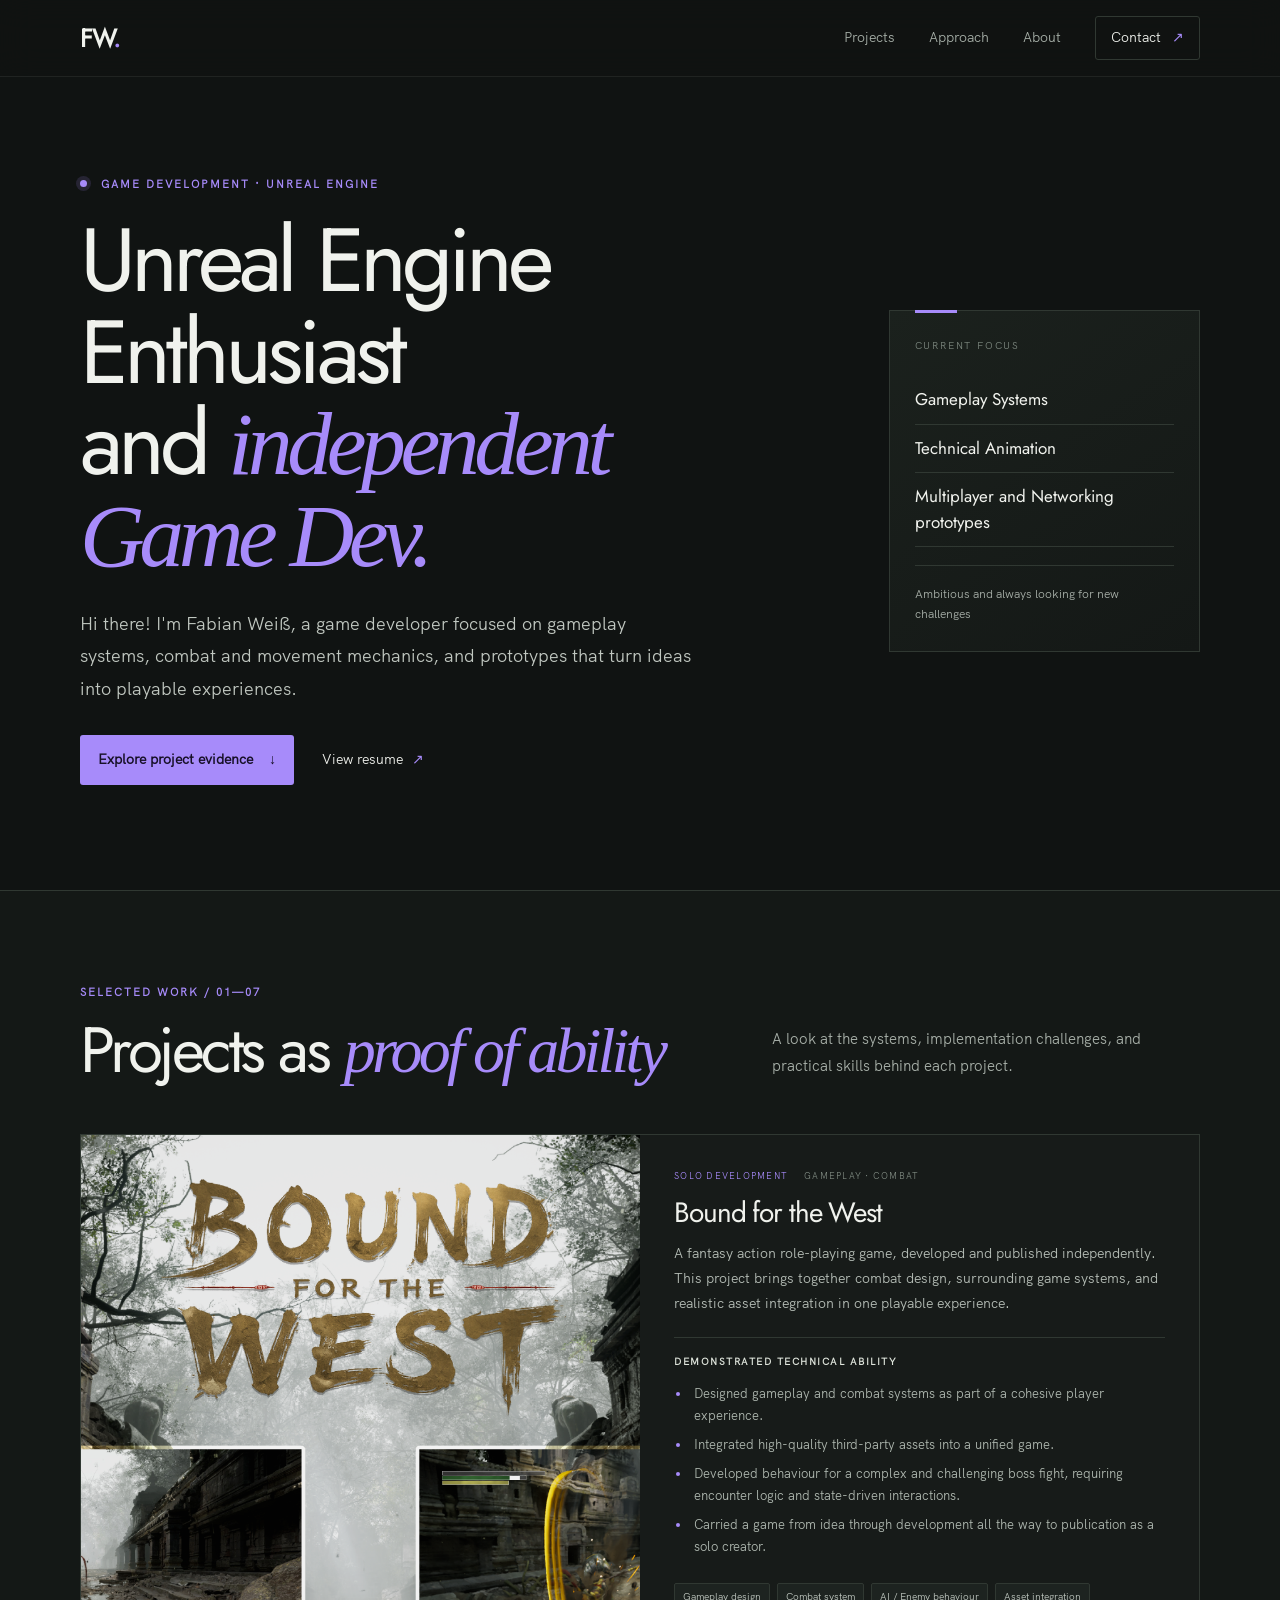
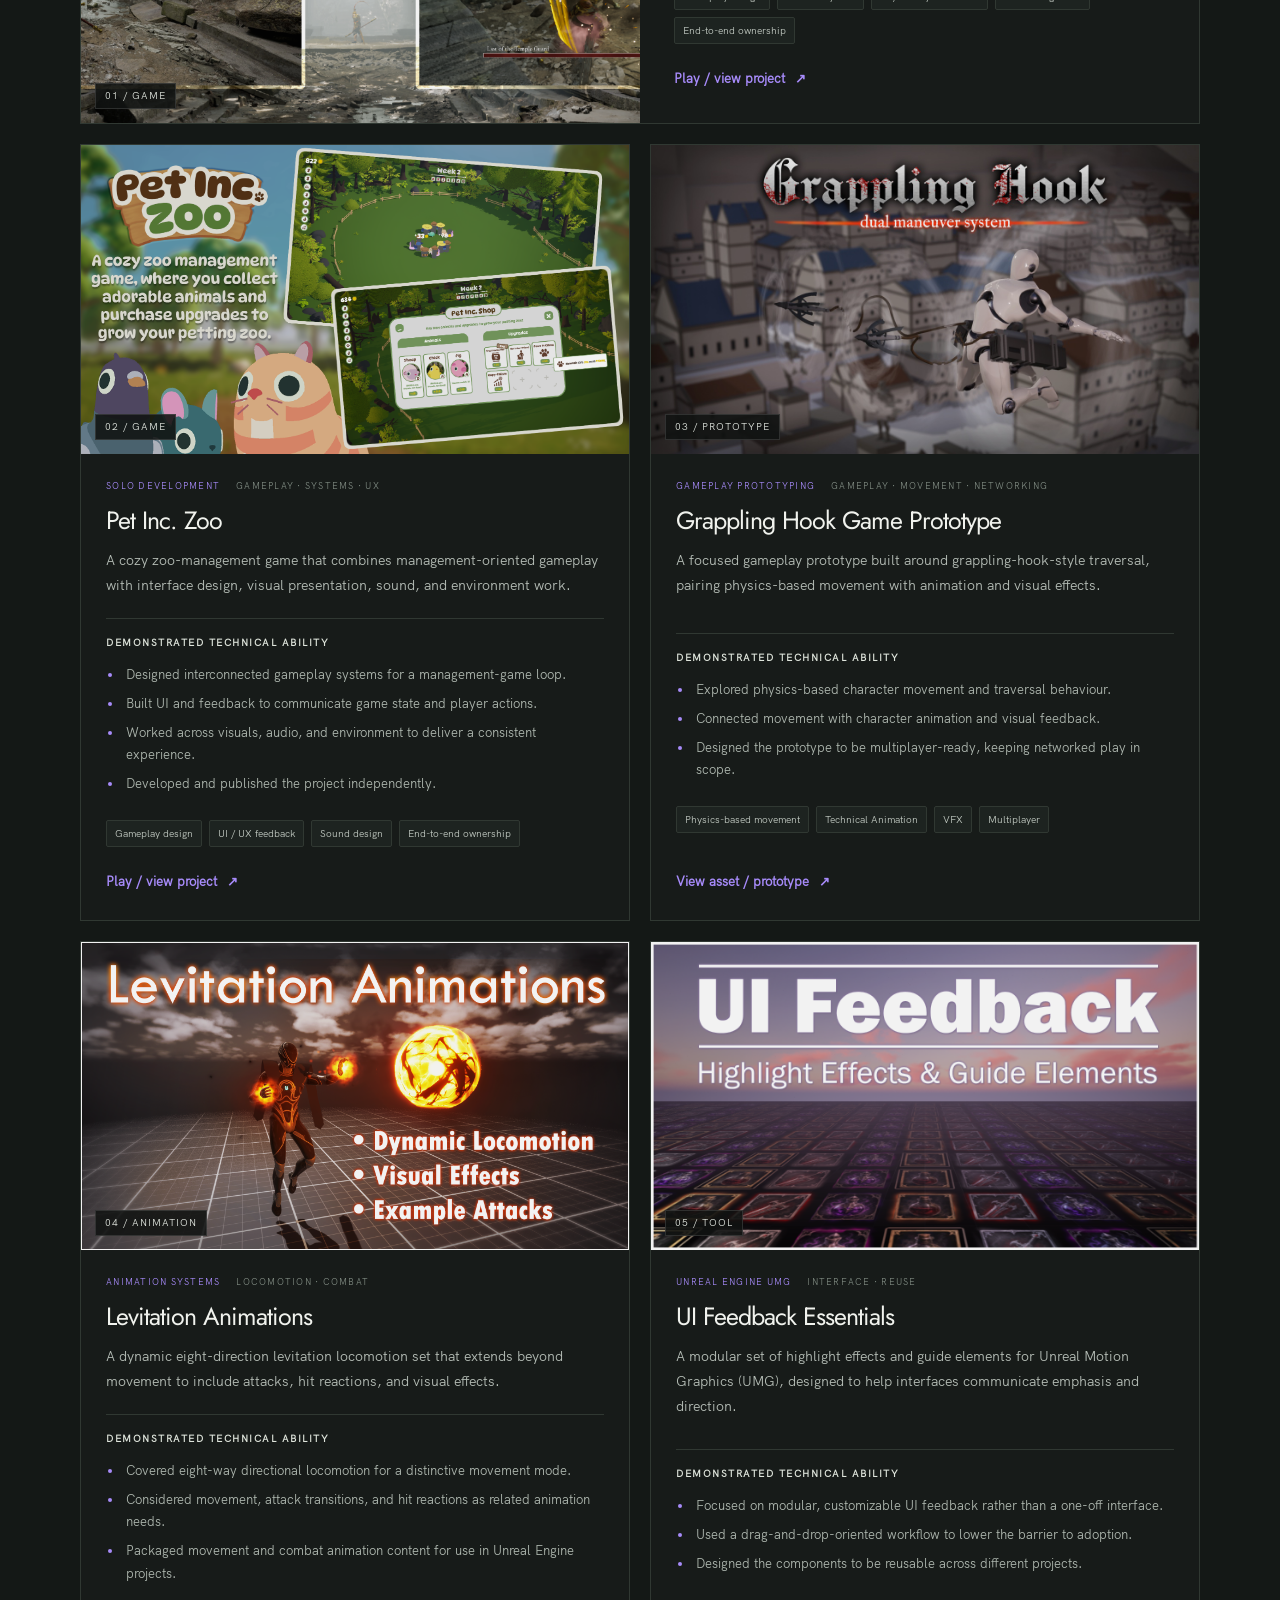
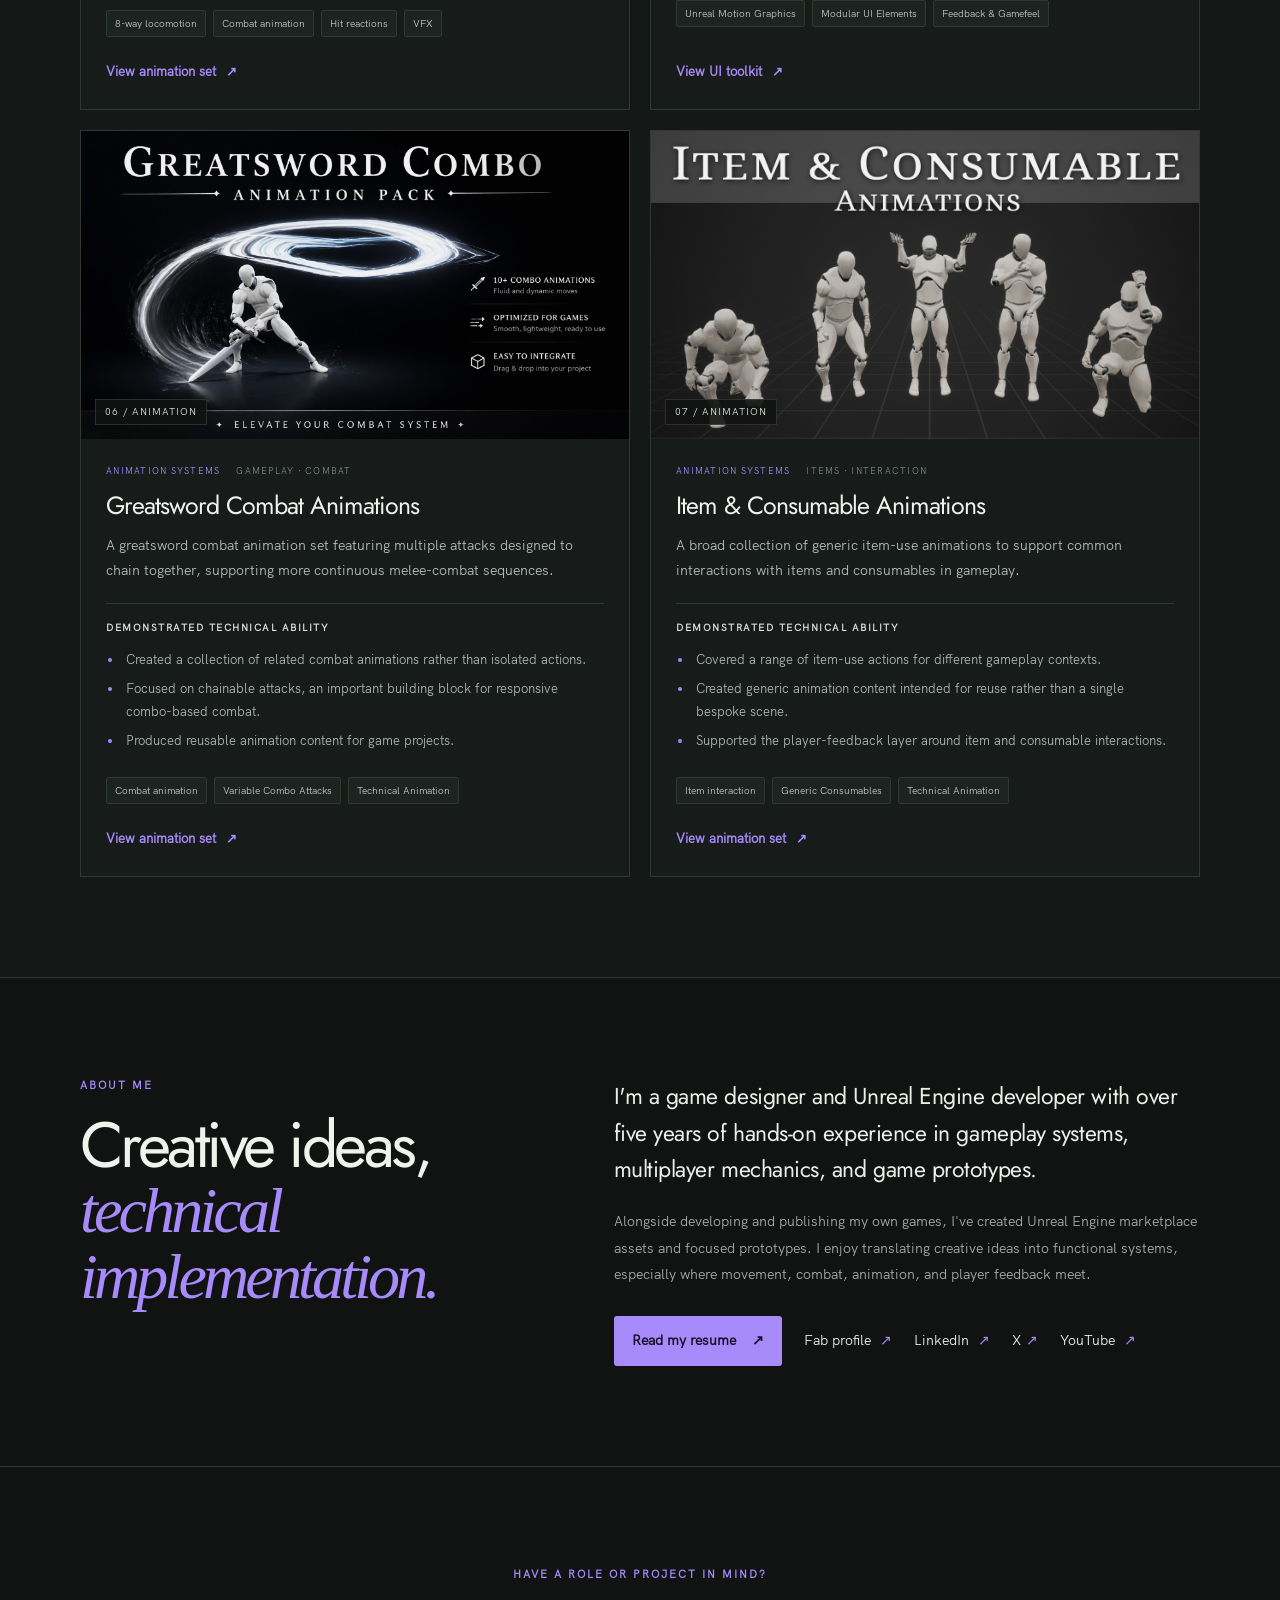
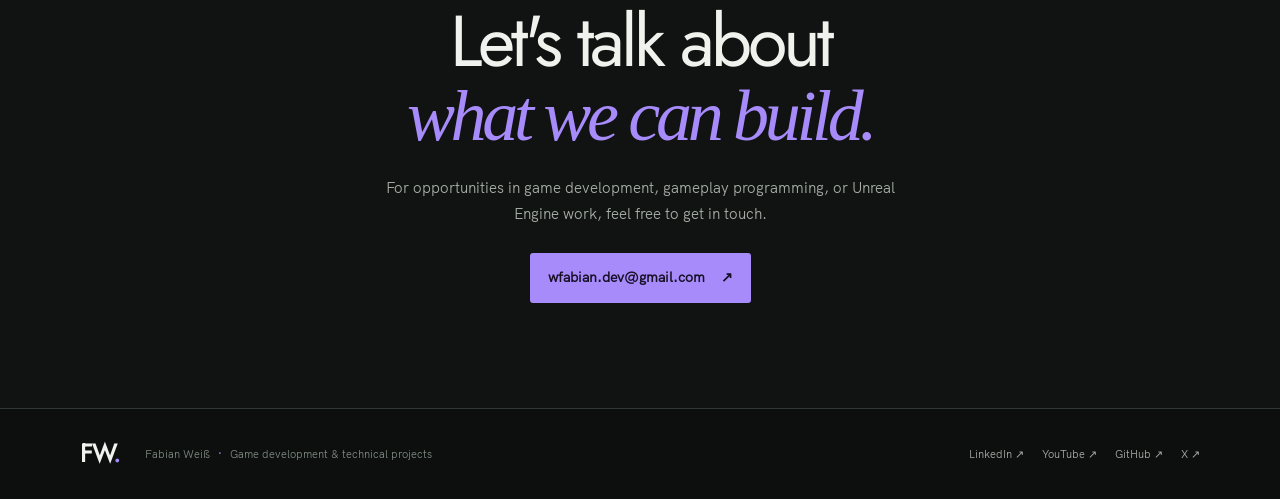
<file: index.html>
<!DOCTYPE html>
<html lang="en">
<head>
  <meta charset="UTF-8">
  <meta name="viewport" content="width=device-width, initial-scale=1">
  <meta name="theme-color" content="#101312">
  <meta name="description" content="Developer Portfolio Fabian Weiß">
  <meta name="keywords" content="Fabian Weiß, Unreal Engine, game development, gameplay programming, combat systems, multiplayer, game prototyping, UMG">
  <title>Fabian Weiß — Game Development & Technical Projects</title>
  <link rel="icon" type="image/png" href="./images/berrylogo.png">
  <link rel="stylesheet" href="./index.css">
</head>
<body>
  <a class="skip-link" href="#main">Skip to content</a>
  <header class="site-header" id="top">
    <div class="shell nav-wrap">
      <a class="wordmark" href="#top" aria-label="Fabian Weiß home">FW<span>.</span></a>
      <nav aria-label="Main navigation">
        <a href="#work">Projects</a>
        <a href="#approach">Approach</a>
        <a href="#approach">About</a>
        <a class="nav-contact" href="#contact">Contact <span aria-hidden="true">↗</span></a>
      </nav>
    </div>
  </header>

  <main id="main">
    <section class="intro shell">
      <div class="intro-copy">
        <p class="eyebrow"><span class="status-dot"></span> GAME DEVELOPMENT · UNREAL ENGINE</p>
        <h1>Unreal Engine Enthusiast<br> and <em>independent Game Dev.</em></h1>
        <p class="intro-lede">Hi there! I'm Fabian Weiß, a game developer focused on gameplay systems, combat and movement mechanics, and prototypes that turn ideas into playable experiences.</p>
        <div class="intro-actions">
          <a class="button button-primary" href="#work">Explore project evidence <span aria-hidden="true">↓</span></a>
          <a class="text-link" href="FabianW_CV.pdf" target="_blank" rel="noopener">View resume <span aria-hidden="true">↗</span></a>
        </div>
      </div>
      <aside class="intro-note" aria-label="Technical focus">
        <p class="note-label">CURRENT FOCUS</p>
        <p class="focus-line">Gameplay Systems</p>
        <p class="focus-line">Technical Animation</p>
        <p class="focus-line">Multiplayer and Networking prototypes</p>
        <div class="note-rule"></div>
        <p class="note-foot">Ambitious and always looking for new challenges</p>
      </aside>
    </section>

    <section class="projects-section" id="work">
      <div class="shell">
        <div class="section-heading">
          <div>
            <p class="eyebrow">SELECTED WORK / 01—07</p>
            <h2>Projects as <em>proof of ability</em></h2>
          </div>
          <p class="section-intro">A look at the systems, implementation challenges, and practical skills behind each project.</p>
        </div>

        <div class="project-list">
          <article class="project-card project-featured">
            <div class="project-visual"><a href="https://50berry.itch.io/bound-for-the-west" target="_blank" rel="noopener" aria-label="Open Bound for the West project"><img src="./images/boundwest.png" alt="Bound for the West fantasy action RPG" loading="lazy"></a><span class="project-index">01 / GAME</span></div>
            <div class="project-body">
              <div class="project-meta"><span>SOLO DEVELOPMENT</span><span>GAMEPLAY · COMBAT</span></div>
              <h3>Bound for the West</h3>
              <p class="project-summary">A fantasy action role-playing game, developed and published independently. This project brings together combat design, surrounding game systems, and realistic asset integration in one playable experience.</p>
              <div class="evidence-block"><h4>Demonstrated Technical Ability</h4><ul><li>Designed gameplay and combat systems as part of a cohesive player experience.</li><li>Integrated high-quality third-party assets into a unified game.</li><li>Developed behaviour for a complex and challenging boss fight, requiring encounter logic and state-driven interactions.</li><li>Carried a game from idea through development all the way to publication as a solo creator.</li></ul></div>
              <div class="tag-row"><span>Gameplay design</span><span>Combat system</span><span>AI / Enemy behaviour</span><span>Asset integration</span><span>End-to-end ownership</span></div>
              <a class="project-link" href="https://50berry.itch.io/bound-for-the-west" target="_blank" rel="noopener">Play / view project <span aria-hidden="true">↗</span></a>
            </div>
          </article>

          <article class="project-card">
            <div class="project-visual"><a href="https://50berry.itch.io/pet-inc-zoo" target="_blank" rel="noopener" aria-label="Open Pet Inc. Zoo project"><img src="./images/petinczoo.png" alt="Pet Inc. Zoo management game" loading="lazy"></a><span class="project-index">02 / GAME</span></div>
            <div class="project-body">
              <div class="project-meta"><span>SOLO DEVELOPMENT</span><span>GAMEPLAY · SYSTEMS · UX</span></div>
              <h3>Pet Inc. Zoo</h3>
              <p class="project-summary">A cozy zoo-management game that combines management-oriented gameplay with interface design, visual presentation, sound, and environment work.</p>
              <div class="evidence-block"><h4>Demonstrated Technical Ability</h4><ul><li>Designed interconnected gameplay systems for a management-game loop.</li><li>Built UI and feedback to communicate game state and player actions.</li><li>Worked across visuals, audio, and environment to deliver a consistent experience.</li><li>Developed and published the project independently.</li></ul></div>
              <div class="tag-row"><span>Gameplay design</span><span>UI / UX feedback</span><span>Sound design</span><span>End-to-end ownership</span></div>
              <a class="project-link" href="https://50berry.itch.io/pet-inc-zoo" target="_blank" rel="noopener">Play / view project <span aria-hidden="true">↗</span></a>
            </div>
          </article>

          <article class="project-card">
            <div class="project-visual"><a href="https://www.fab.com/listings/b761ed67-a470-4f41-b9b3-c312b92f56b0" target="_blank" rel="noopener" aria-label="Open Grappling Hook Game Prototype"><img src="./images/grapplinghook_image.jpg" alt="Grappling hook movement prototype" loading="lazy"></a><span class="project-index">03 / PROTOTYPE</span></div>
            <div class="project-body">
              <div class="project-meta"><span>GAMEPLAY PROTOTYPING</span><span>GAMEPLAY · MOVEMENT · NETWORKING</span></div>
              <h3>Grappling Hook Game Prototype</h3>
              <p class="project-summary">A focused gameplay prototype built around grappling-hook-style traversal, pairing physics-based movement with animation and visual effects.</p>
              <div class="evidence-block"><h4>Demonstrated Technical Ability</h4><ul><li>Explored physics-based character movement and traversal behaviour.</li><li>Connected movement with character animation and visual feedback.</li><li>Designed the prototype to be multiplayer-ready, keeping networked play in scope.</li></ul></div>
              <div class="tag-row"><span>Physics-based movement</span><span>Technical Animation</span><span>VFX</span><span>Multiplayer</span></div>
              <a class="project-link" href="https://www.fab.com/listings/b761ed67-a470-4f41-b9b3-c312b92f56b0" target="_blank" rel="noopener">View asset / prototype <span aria-hidden="true">↗</span></a>
            </div>
          </article>

          <article class="project-card">
            <div class="project-visual"><a href="https://www.fab.com/listings/a72a9dc9-c2ab-41e7-82e2-eb482dbea83d" target="_blank" rel="noopener" aria-label="Open Levitation Animations"><img src="./images/levanims.png" alt="Eight-direction levitation locomotion animations" loading="lazy"></a><span class="project-index">04 / ANIMATION</span></div>
            <div class="project-body">
              <div class="project-meta"><span>ANIMATION SYSTEMS</span><span>LOCOMOTION · COMBAT</span></div>
              <h3>Levitation Animations</h3>
              <p class="project-summary">A dynamic eight-direction levitation locomotion set that extends beyond movement to include attacks, hit reactions, and visual effects.</p>
              <div class="evidence-block"><h4>Demonstrated Technical Ability</h4><ul><li>Covered eight-way directional locomotion for a distinctive movement mode.</li><li>Considered movement, attack transitions, and hit reactions as related animation needs.</li><li>Packaged movement and combat animation content for use in Unreal Engine projects.</li></ul></div>
              <div class="tag-row"><span>8-way locomotion</span><span>Combat animation</span><span>Hit reactions</span><span>VFX</span></div>
              <a class="project-link" href="https://www.fab.com/listings/a72a9dc9-c2ab-41e7-82e2-eb482dbea83d" target="_blank" rel="noopener">View animation set <span aria-hidden="true">↗</span></a>
            </div>
          </article>

          <article class="project-card">
            <div class="project-visual"><a href="https://www.fab.com/listings/c09f4b2c-c403-4899-979c-ee75c20c5485" target="_blank" rel="noopener" aria-label="Open UI Feedback Essentials"><img src="./images/UIFeedback.png" alt="UI Feedback Essentials for Unreal Engine UMG" loading="lazy"></a><span class="project-index">05 / TOOL</span></div>
            <div class="project-body">
              <div class="project-meta"><span>UNREAL ENGINE UMG</span><span>INTERFACE · REUSE</span></div>
              <h3>UI Feedback Essentials</h3>
              <p class="project-summary">A modular set of highlight effects and guide elements for Unreal Motion Graphics (UMG), designed to help interfaces communicate emphasis and direction.</p>
              <div class="evidence-block"><h4>Demonstrated Technical Ability</h4><ul><li>Focused on modular, customizable UI feedback rather than a one-off interface.</li><li>Used a drag-and-drop-oriented workflow to lower the barrier to adoption.</li><li>Designed the components to be reusable across different projects.</li></ul></div>
              <div class="tag-row"><span>Unreal Motion Graphics</span><span>Modular UI Elements</span><span>Feedback & Gamefeel</span></div>
              <a class="project-link" href="https://www.fab.com/listings/c09f4b2c-c403-4899-979c-ee75c20c5485" target="_blank" rel="noopener">View UI toolkit <span aria-hidden="true">↗</span></a>
            </div>
          </article>

          <article class="project-card">
            <div class="project-visual"><a href="https://www.fab.com/listings/3a361ce5-a67e-4e0e-820f-71c0e012791a" target="_blank" rel="noopener" aria-label="Open Greatsword Combat Animations"><img src="./images/greatswordplaceholder_image.jpg" alt="Greatsword combat animation set" loading="lazy"></a><span class="project-index">06 / ANIMATION</span></div>
            <div class="project-body">
              <div class="project-meta"><span>ANIMATION SYSTEMS</span><span>GAMEPLAY · COMBAT</span></div>
              <h3>Greatsword Combat Animations</h3>
              <p class="project-summary">A greatsword combat animation set featuring multiple attacks designed to chain together, supporting more continuous melee-combat sequences.</p>
              <div class="evidence-block"><h4>Demonstrated Technical Ability</h4><ul><li>Created a collection of related combat animations rather than isolated actions.</li><li>Focused on chainable attacks, an important building block for responsive combo-based combat.</li><li>Produced reusable animation content for game projects.</li></ul></div>
              <div class="tag-row"><span>Combat animation</span><span>Variable Combo Attacks</span><span>Technical Animation</span></div>
              <a class="project-link" href="https://www.fab.com/listings/3a361ce5-a67e-4e0e-820f-71c0e012791a" target="_blank" rel="noopener">View animation set <span aria-hidden="true">↗</span></a>
            </div>
          </article>

          <article class="project-card">
            <div class="project-visual"><a href="https://www.fab.com/listings/99f9ef50-3fe6-4851-8611-0064928780e1" target="_blank" rel="noopener" aria-label="Open Item and Consumable Animations"><img src="./images/itemconsumable_image.jpg" alt="Generic item and consumable usage animations" loading="lazy"></a><span class="project-index">07 / ANIMATION</span></div>
            <div class="project-body">
              <div class="project-meta"><span>ANIMATION SYSTEMS</span><span>ITEMS · INTERACTION</span></div>
              <h3>Item &amp; Consumable Animations</h3>
              <p class="project-summary">A broad collection of generic item-use animations to support common interactions with items and consumables in gameplay.</p>
              <div class="evidence-block"><h4>Demonstrated Technical Ability</h4><ul><li>Covered a range of item-use actions for different gameplay contexts.</li><li>Created generic animation content intended for reuse rather than a single bespoke scene.</li><li>Supported the player-feedback layer around item and consumable interactions.</li></ul></div>
              <div class="tag-row"><span>Item interaction</span><span>Generic Consumables</span><span>Technical Animation</span></div>
              <a class="project-link" href="https://www.fab.com/listings/99f9ef50-3fe6-4851-8611-0064928780e1" target="_blank" rel="noopener">View animation set <span aria-hidden="true">↗</span></a>
            </div>
          </article>
        </div>
      </div>
    </section>
    
    <section class="approach-section" id="approach">

      <div class="shell approach-grid">
        <div><p class="eyebrow">ABOUT ME</p><h2>Creative ideas,<br><em>technical implementation.</em></h2></div>
        <!-- 
        <div><p class="eyebrow">HOW I WORK &amp; A LITTLE CONTEXT</p><h2>Creative thinking.<br><em>Technical craft.</em></h2></div>
        <div class="approach-items">
          <article><span class="approach-number">01</span><div><h3>Think in systems</h3><p>Connect mechanics, feedback, animation, and interface into a player-facing whole — not just a list of features.</p></div></article>
          <article><span class="approach-number">02</span><div><h3>Prototype the hard part</h3><p>Use focused prototypes to explore movement, combat behaviour, and interaction before those ideas need to scale.</p></div></article>
          <article><span class="approach-number">03</span><div><h3>Build for reuse</h3><p>Turn focused work into modular tools, animation sets, and components that can be applied beyond one project.</p></div></article>
          <article><span class="approach-number">04</span><div><h3>Own the outcome</h3><p>Independent development and publishing experience means working across implementation, presentation, and delivery.</p></div></article>
        </div>
        -->
        <div class="about-copy combined-context">
          <p class="about-lede">I'm a game designer and Unreal Engine developer with over five years of hands-on experience in gameplay systems, multiplayer mechanics, and game prototypes.</p>
          <p>Alongside developing and publishing my own games, I've created Unreal Engine marketplace assets and focused prototypes. I enjoy translating creative ideas into functional systems, especially where movement, combat, animation, and player feedback meet.</p>
          <div class="about-links"><a class="button button-primary" href="FabianW_CV.pdf" target="_blank" rel="noopener">Read my resume <span aria-hidden="true">↗</span></a>
            <a class="text-link" href="https://www.fab.com/sellers/50%20berry" target="_blank" rel="noopener">Fab profile <span aria-hidden="true">↗</span></a>
            <a class="text-link" href="https://www.linkedin.com/in/wfabiandev/" target="_blank" rel="noopener">LinkedIn <span aria-hidden="true">↗</span></a>
            <a class="text-link" href="https://x.com/50berryX/" target="_blank" rel="noopener">X<span aria-hidden="true">↗</span></a>
            <a class="text-link" href="https://www.youtube.com/@50berryDev" target="_blank" rel="noopener">YouTube <span aria-hidden="true">↗</span></a>
          </div>
      </div>
      </div>
    </section>

    <section class="contact-section" id="contact">
      <div class="shell contact-inner">
        <p class="eyebrow">HAVE A ROLE OR PROJECT IN MIND?</p>
        <h2>Let's talk about<br><em>what we can build.</em></h2>
        <p>For opportunities in game development, gameplay programming, or Unreal Engine work, feel free to get in touch.</p>
        <a class="button button-primary" href="mailto:wfabian.dev@gmail.com">wfabian.dev@gmail.com <span aria-hidden="true">↗</span></a>
      </div>
    </section>
  </main>

  <footer class="site-footer">
    <div class="shell footer-inner">
      <a class="wordmark" href="#top" aria-label="Back to top">FW<span>.</span></a>
      <p>Fabian Weiß <span>·</span> Game development &amp; technical projects</p>
      <div class="social-links" aria-label="Social profiles">
        <a href="https://www.linkedin.com/in/wfabiandev/" target="_blank" rel="noopener">LinkedIn ↗</a>
        <a href="https://www.youtube.com/@50berryDev" target="_blank" rel="noopener">YouTube ↗</a>
        <a href="https://github.com/50berry/" target="_blank" rel="noopener">GitHub ↗</a>
        <a href="https://x.com/50berryX/" target="_blank" rel="noopener">X ↗</a>
      </div>
    </div>
  </footer>
  <script src="./index.js"></script>
</body>
</html>
</file>
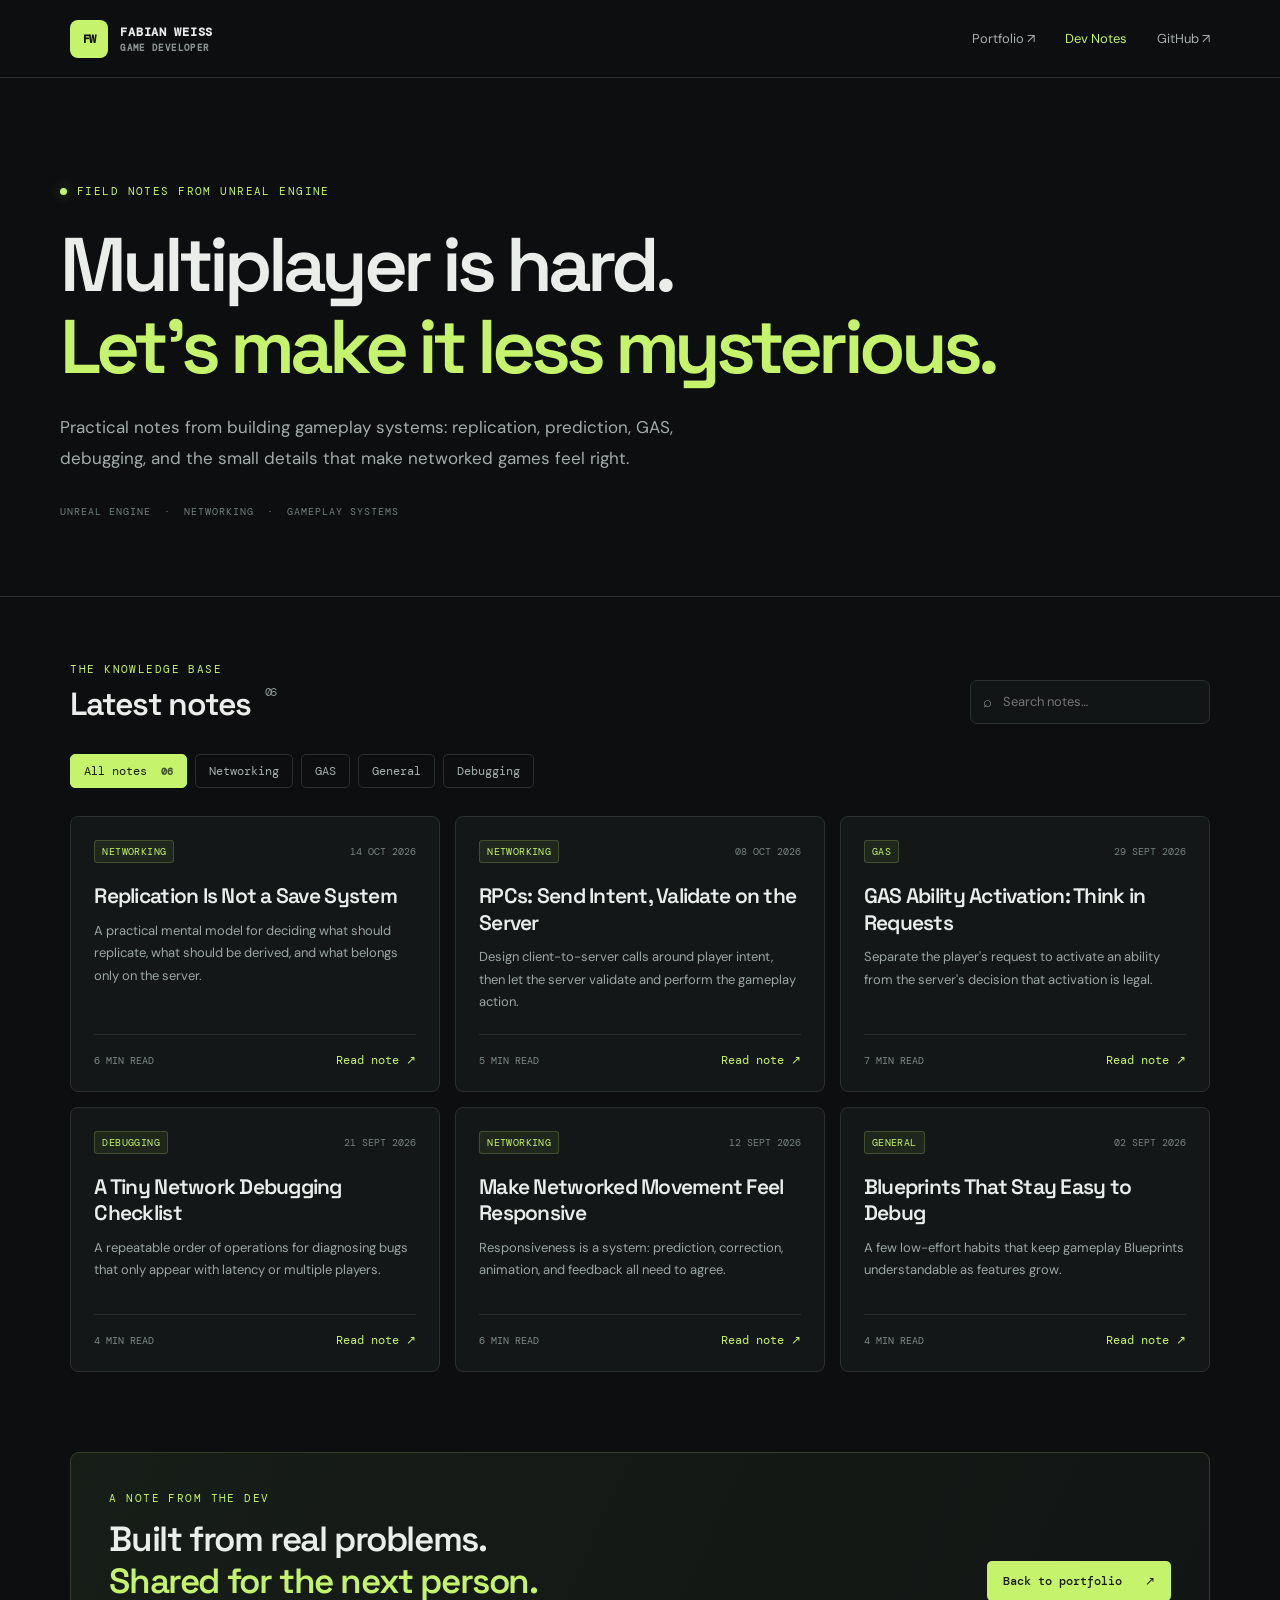
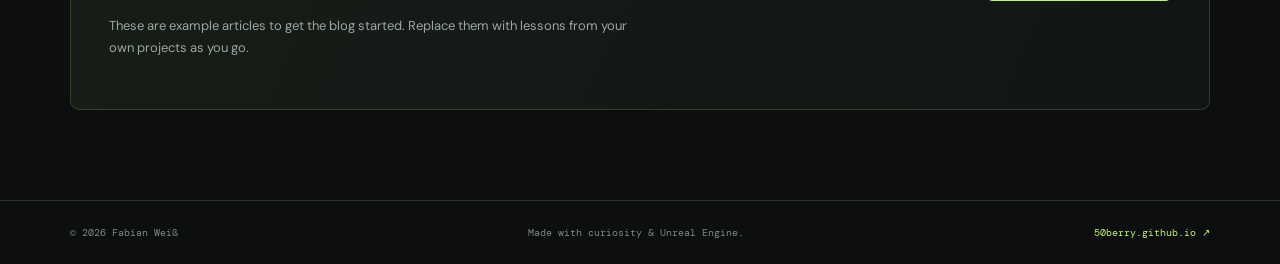
<file: blog/index.html>
<!doctype html>
<html lang="en">
<head>
<meta charset="utf-8"><meta name="viewport" content="width=device-width,initial-scale=1">
<meta name="description" content="Unreal Engine multiplayer engineering notes, networking tips, GAS patterns and practical dev tricks.">
<title>Dev Notes — Fabian Weiß</title><link rel="stylesheet" href="assets/style.css">
</head>
<body>
<header class="topbar"><a class="brand" href="https://50berry.github.io/"><span class="brand-mark">FW</span><span>FABIAN WEISS <small>GAME DEVELOPER</small></span></a><nav><a href="https://50berry.github.io/">Portfolio ↗</a><a class="active" href="./">Dev Notes</a><a href="https://github.com/50berry">GitHub ↗</a></nav></header>
<main>
<section class="hero"><div class="eyebrow"><span class="pulse"></span> FIELD NOTES FROM UNREAL ENGINE</div><h1>Multiplayer is hard.<br><em>Let’s make it less mysterious.</em></h1><p class="intro">Practical notes from building gameplay systems: replication, prediction, GAS, debugging, and the small details that make networked games feel right.</p><div class="hero-meta"><span>UNREAL ENGINE</span><span>·</span><span>NETWORKING</span><span>·</span><span>GAMEPLAY SYSTEMS</span></div></section>
<section class="content"><div class="section-head"><div><div class="eyebrow">THE KNOWLEDGE BASE</div><h2>Latest notes <span id="post-count">06</span></h2></div><label class="search"><span>⌕</span><input id="search" type="search" placeholder="Search notes…" aria-label="Search notes"></label></div>
<div class="filters" id="filters" aria-label="Filter by category"><button class="filter active" data-category="All">All notes <b>06</b></button><button class="filter" data-category="Networking">Networking</button><button class="filter" data-category="GAS">GAS</button><button class="filter" data-category="General">General</button><button class="filter" data-category="Debugging">Debugging</button></div>
<div class="post-grid" id="posts"></div><div class="empty" id="empty" hidden>No notes match that search. Try another term or category.</div>
<section class="newsletter"><div><div class="eyebrow">A NOTE FROM THE DEV</div><h2>Built from real problems.<br><em>Shared for the next person.</em></h2><p>These are example articles to get the blog started. Replace them with lessons from your own projects as you go.</p></div><a class="button" href="https://50berry.github.io/">Back to portfolio <span>↗</span></a></section>
</section>
</main><footer><span>© <span id="year"></span> Fabian Weiß</span><span>Made with curiosity & Unreal Engine.</span><a href="https://50berry.github.io/">50berry.github.io ↗</a></footer>
<script src="assets/blog.js"></script></body></html>
</file>
<file: index.css>
@font-face{font-family:"HK Grotesk";src:url("./fonts/HKGrotesk-Regular.woff") format("woff");font-style:normal;font-weight:400;font-display:swap}
@font-face{font-family:"Jost";src:url("./fonts/Jost-Regular.ttf") format("truetype");font-style:normal;font-weight:400;font-display:swap}
:root{color-scheme:dark;--bg:#101312;--panel:#171b19;--panel-2:#1d2320;--text:#f0f2ed;--muted:#a6aea7;--soft:#7e8980;--line:#303832;--accent:#a78bfa;--accent-ink:#171027;--serif:Georgia,"Times New Roman",serif;--sans:"HK Grotesk",Arial,sans-serif;--display:"Jost","HK Grotesk",Arial,sans-serif;--shell:1120px}
*{box-sizing:border-box}
html{scroll-behavior:smooth;scroll-padding-top:92px}
body{margin:0;background:var(--bg);color:var(--text);font:16px/1.7 var(--sans);-webkit-font-smoothing:antialiased}
img{display:block;width:100%;height:auto}
a{color:inherit;text-decoration:none}
a:focus-visible{outline:2px solid var(--accent);outline-offset:5px}
button,a{-webkit-tap-highlight-color:transparent}
::selection{background:var(--accent);color:var(--accent-ink)}
.shell{width:min(var(--shell),calc(100% - 64px));margin-inline:auto}
.skip-link{position:absolute;left:16px;top:-80px;padding:10px 14px;background:var(--accent);color:var(--accent-ink);z-index:20}
.skip-link:focus{top:12px}
.site-header{position:sticky;top:0;z-index:10;background:rgba(16,19,18,.88);backdrop-filter:blur(16px);border-bottom:1px solid rgba(255,255,255,.07)}
.nav-wrap{min-height:76px;display:flex;align-items:center;justify-content:space-between}
.wordmark{font:400 25px/1 var(--display);letter-spacing:-1.5px;font-weight:700}
.wordmark span{color:var(--accent)}
nav{display:flex;align-items:center;gap:34px;font-size:14px;color:var(--muted)}
nav a{transition:color .2s}
nav a:hover,.text-link:hover,.social-links a:hover{color:var(--accent)}
nav .nav-contact{padding:9px 15px;border:1px solid var(--line);border-radius:3px;color:var(--text)}
nav .nav-contact span{color:var(--accent);margin-left:7px}
.intro{min-height:580px;padding-block:100px 105px;display:grid;grid-template-columns:minmax(0,1.5fr) minmax(245px,.65fr);gap:90px;align-items:center}
.eyebrow{font:600 11px/1.4 var(--sans);letter-spacing:2px;color:var(--accent);margin:0 0 23px;text-transform:uppercase}
.status-dot{display:inline-block;width:7px;height:7px;border-radius:50%;background:var(--accent);margin:0 9px 1px 0;box-shadow:0 0 0 4px rgba(167,139,250,.14)}
h1,h2,h3,h4,p{margin-top:0}
h1,h2{font-family:var(--display);font-weight:400;letter-spacing:-.055em;line-height:1.02}
h1{font-size:clamp(58px,7vw,94px);margin-bottom:27px}
h1 em,h2 em{font-family:var(--serif);font-weight:400;color:var(--accent);letter-spacing:-.06em}
.intro-lede{max-width:620px;color:#c0c7c0;font-size:18px;line-height:1.8;margin-bottom:30px}
.intro-actions{display:flex;align-items:center;gap:28px;flex-wrap:wrap}
.button{display:inline-flex;gap:16px;align-items:center;justify-content:center;padding:13px 18px;border-radius:3px;font-size:14px;font-weight:600;transition:transform .2s,background .2s}
.button:hover{transform:translateY(-2px)}
.button-primary{background:var(--accent);color:var(--accent-ink)}
.button-primary:hover{background:#b9a5ff}
.text-link{font-size:14px;color:var(--text);transition:color .2s}
.text-link span{color:var(--accent);margin-left:5px}
.intro-note{padding:26px 25px;background:linear-gradient(145deg,#1b211d,#141816);border:1px solid var(--line);position:relative}
.intro-note:before{content:"";position:absolute;width:42px;height:3px;background:var(--accent);top:-1px;left:25px}
.note-label{font-size:10px;letter-spacing:1.8px;color:var(--soft);margin-bottom:22px}
.focus-line{font:400 17px/1.5 var(--display);margin:0;padding:11px 0;border-bottom:1px solid var(--line)}
.focus-line:last-of-type{border:0}
.note-rule{height:1px;background:var(--line);margin:18px 0}
.note-foot{font-size:12px;color:var(--muted);margin:0}
.projects-section{padding:94px 0 100px;background:#141816;border-block:1px solid var(--line)}
.section-heading{display:grid;grid-template-columns:1fr .7fr;gap:80px;align-items:end;margin-bottom:50px}
.section-heading .eyebrow{margin-bottom:18px}
h2{font-size:clamp(42px,5vw,64px);margin-bottom:0}
.section-intro{font-size:15px;line-height:1.8;color:var(--muted);margin:0 0 5px;max-width:440px}
.project-list{display:grid;grid-template-columns:repeat(2,minmax(0,1fr));gap:20px}
.project-card{background:var(--panel);border:1px solid var(--line);min-width:0;display:flex;flex-direction:column;transition:border-color .25s,transform .25s}
.project-card:hover{border-color:#66558e;transform:translateY(-3px)}
.project-featured{grid-column:1/-1;display:grid;grid-template-columns:1fr 1fr}
.project-visual{position:relative;overflow:hidden;background:#202622;min-height:225px;aspect-ratio:16/9}
.project-featured .project-visual{height:100%;min-height:100%;aspect-ratio:auto}
.project-visual>a{display:block;width:100%;height:100%}
.project-visual img{width:100%;height:100%;object-fit:cover;transition:transform .5s;opacity:.94}
.project-card:hover .project-visual img{transform:scale(1.025)}
.project-index{position:absolute;left:14px;bottom:14px;padding:6px 9px;background:rgba(16,19,18,.88);border:1px solid rgba(255,255,255,.12);font:10px/1.2 var(--sans);letter-spacing:1px;color:#e5eae3}
.project-body{padding:25px 25px 27px;display:flex;flex-direction:column;align-items:flex-start;flex:1}
.project-featured .project-body{padding:34px}
.project-meta{display:flex;flex-wrap:wrap;gap:8px 16px;color:var(--accent);font-size:9px;letter-spacing:1.25px;line-height:1.5;margin-bottom:14px}
.project-meta span+span{color:var(--soft)}
.project-body h3{font:400 28px/1.18 var(--display);letter-spacing:-.04em;margin-bottom:12px}
.project-summary{font-size:14px;line-height:1.8;color:#b6beb7;margin-bottom:20px}
.evidence-block{border-top:1px solid var(--line);padding-top:15px;width:100%;margin-top:auto}
.evidence-block h4{font-size:10px;letter-spacing:1.5px;text-transform:uppercase;color:#dfe5dc;margin-bottom:12px}
.evidence-block ul{margin:0;padding-left:17px;color:#aeb7af;font-size:13px;line-height:1.7}
.evidence-block li{padding-left:3px;margin:0 0 7px}
.evidence-block li::marker{color:var(--accent)}
.tag-row{display:flex;flex-wrap:wrap;gap:7px;margin:19px 0 18px}
.tag-row span{font-size:10px;line-height:1.3;color:#c5cdc5;padding:6px 8px;background:var(--panel-2);border:1px solid #303832;border-radius:2px}
.project-link{display:inline-flex;align-items:center;gap:10px;margin-top:auto;padding-top:5px;color:var(--accent);font-size:13px;font-weight:600}
.project-link span{transition:transform .2s}
.project-link:hover span{transform:translate(3px,-3px)}
.project-disclaimer{color:var(--soft);font-size:11px;margin:22px 0 0}
.approach-section{padding:100px 0;border-bottom:1px solid var(--line)}
.approach-grid,.about-grid{display:grid;grid-template-columns:.85fr 1.15fr;gap:100px}
.approach-grid>div:first-child .eyebrow,.about-grid>div:first-child .eyebrow{margin-bottom:20px}
.approach-items{border-top:1px solid var(--line)}
.approach-items article{display:grid;grid-template-columns:42px 1fr;gap:18px;padding:22px 0;border-bottom:1px solid var(--line)}
.approach-number{font:13px var(--display);color:var(--accent);padding-top:4px}
.approach-items h3{font:400 20px var(--display);margin-bottom:6px}
.approach-items p{font-size:13px;line-height:1.8;color:var(--muted);margin:0;max-width:510px}
.about-section{padding:100px 0;background:#141816;border-bottom:1px solid var(--line)}
.about-lede{font:400 23px/1.6 var(--display);letter-spacing:-.02em;color:#e9eee7;margin-bottom:20px}
.about-copy>p:not(.about-lede){color:var(--muted);font-size:14px;line-height:1.9}
.about-links{display:flex;align-items:center;flex-wrap:wrap;gap:22px;margin-top:28px}
.contact-section{padding:100px 0 105px;text-align:center}
.contact-inner{max-width:760px}
.contact-inner .eyebrow{margin-bottom:23px}
.contact-inner h2{font-size:clamp(44px,6vw,72px);margin-bottom:22px}
.contact-inner>p:not(.eyebrow){max-width:510px;margin:0 auto 27px;color:var(--muted);font-size:15px}
.site-footer{border-top:1px solid var(--line);background:#0c0f0e}
.footer-inner{min-height:90px;display:flex;align-items:center;gap:25px}
.footer-inner>p{font-size:11px;color:var(--soft);margin:0}
.footer-inner>p span{color:var(--accent);padding:0 5px}
.social-links{display:flex;gap:18px;margin-left:auto;flex-wrap:wrap}
.social-links a{font-size:11px;color:var(--muted);transition:color .2s}
@media(min-width:900px){.project-card:not(.project-featured) .project-body{padding:25px 25px 27px}.project-card:not(.project-featured) .project-body h3{font-size:25px}}
@media(max-width:850px){.shell{width:min(var(--shell),calc(100% - 40px))}.intro{grid-template-columns:1fr;gap:36px;padding-block:76px}.intro-note{max-width:540px}.section-heading{grid-template-columns:1fr;gap:22px}.project-featured{grid-template-columns:1fr}.project-featured .project-visual{aspect-ratio:16/9;min-height:0}.project-featured .project-body{padding:26px}.approach-grid,.about-grid{grid-template-columns:1fr;gap:40px}.footer-inner{padding-block:20px;flex-wrap:wrap}.social-links{margin-left:0;width:100%}}
@media(max-width:580px){body{font-size:15px}.shell{width:calc(100% - 36px)}.nav-wrap{min-height:66px}nav{gap:15px;font-size:12px}nav .nav-contact{padding:7px 9px}.wordmark{font-size:23px}.intro{padding-block:64px 70px;min-height:0;gap:30px}h1{font-size:clamp(50px,13vw,70px)}.intro-lede{font-size:16px}.intro-actions{gap:19px}.button{padding:12px 13px;font-size:12px}.intro-note{padding:22px}.projects-section,.approach-section,.about-section{padding-block:68px}.section-heading{margin-bottom:30px}h2{font-size:43px}.project-list{grid-template-columns:1fr;gap:15px}.project-featured{grid-column:auto}.project-body,.project-featured .project-body{padding:22px}.project-visual{min-height:0;aspect-ratio:16/9}.project-body h3{font-size:25px}.project-summary{font-size:13px}.approach-grid,.about-grid{gap:30px}.about-lede{font-size:21px}.contact-section{padding:70px 0}.contact-inner h2{font-size:45px}.footer-inner{gap:16px}.footer-inner>p{width:calc(100% - 55px)}.social-links{gap:14px}nav a:nth-child(2){display:none}}
@media(prefers-reduced-motion:reduce){html{scroll-behavior:auto}*,*::before,*::after{transition:none!important;animation:none!important}}
</file>
<file: blog/assets/style.css>
@import url('https://fonts.googleapis.com/css2?family=DM+Mono:wght@400;500&family=DM+Sans:wght@400;500;600;700&family=Space+Grotesk:wght@400;500;600;700&display=swap');
:root{--bg:#0c0e0f;--panel:#131718;--panel2:#181d1e;--text:#e9eeeb;--muted:#899492;--line:#293130;--green:#c5f36b;--mono:'DM Mono',monospace;--sans:'DM Sans',sans-serif;--display:'Space Grotesk',sans-serif}
*{box-sizing:border-box}html{scroll-behavior:smooth}body{margin:0;background:var(--bg);color:var(--text);font-family:var(--sans);font-size:15px;line-height:1.65}a{color:inherit;text-decoration:none}.topbar{height:78px;border-bottom:1px solid var(--line);display:flex;align-items:center;justify-content:space-between;padding:0 max(calc((100vw - 1160px)/2),5.5vw);gap:24px}.brand{display:flex;align-items:center;gap:12px;font:600 12px var(--mono);letter-spacing:.06em}.brand small{display:block;color:var(--muted);font-size:9px;letter-spacing:.15em;margin-top:2px}.brand-mark{display:grid;place-items:center;width:38px;height:38px;background:var(--green);color:#111;border-radius:8px;font:700 12px var(--mono);letter-spacing:-.08em}.topbar nav{display:flex;gap:30px;color:#a7b0ad;font-size:13px}.topbar nav a:hover,.topbar nav .active{color:var(--green)}.hero{max-width:1160px;margin:auto;padding:106px 0 78px}.eyebrow{font:11px var(--mono);letter-spacing:.13em;color:var(--green);display:flex;align-items:center;gap:10px}.pulse{width:7px;height:7px;border-radius:50%;background:var(--green);box-shadow:0 0 13px #c5f36666}.hero h1{font:600 clamp(42px,6vw,76px)/1.08 var(--display);letter-spacing:-.065em;margin:26px 0 24px}.hero h1 em,.newsletter h2 em{font-style:normal;color:var(--green)}.intro{max-width:620px;color:#a2adab;font-size:17px;line-height:1.8}.hero-meta{display:flex;gap:13px;align-items:center;margin-top:32px;font:10px var(--mono);letter-spacing:.1em;color:#71807c}.content{border-top:1px solid var(--line);padding:65px max(calc((100vw - 1160px)/2),5.5vw) 90px}.section-head{display:flex;align-items:end;justify-content:space-between;gap:25px}.section-head h2{font:600 32px var(--display);letter-spacing:-.04em;margin:8px 0 0}.section-head h2 span{font:12px var(--mono);color:var(--muted);vertical-align:top;margin-left:7px}.search{width:240px;border:1px solid var(--line);background:#111516;border-radius:7px;padding:9px 12px;display:flex;gap:9px;align-items:center;color:var(--muted)}.search input{min-width:0;width:100%;border:0;outline:0;background:transparent;color:var(--text);font:13px var(--sans)}.filters{display:flex;flex-wrap:wrap;gap:8px;margin:30px 0 28px}.filter{border:1px solid var(--line);background:transparent;color:#a5b0ac;border-radius:5px;padding:8px 13px;font:12px var(--mono);cursor:pointer;transition:.2s}.filter b{font-size:10px;color:var(--muted);margin-left:7px}.filter:hover{border-color:#718071;color:white}.filter.active{background:var(--green);border-color:var(--green);color:#151910}.filter.active b{color:#43552c}.post-grid{display:grid;grid-template-columns:repeat(3,minmax(0,1fr));gap:15px}.post{min-height:265px;border:1px solid var(--line);background:var(--panel);border-radius:8px;padding:23px;display:flex;flex-direction:column;transition:transform .2s,border-color .2s}.post:hover{transform:translateY(-3px);border-color:#60714d}.post-top{display:flex;justify-content:space-between;gap:10px;align-items:center}.tag{font:10px var(--mono);letter-spacing:.04em;color:var(--green);background:#c5f36b12;border:1px solid #c5f36b33;border-radius:3px;padding:4px 7px}.date{font:10px var(--mono);color:#77827f}.post h3{font:600 21px/1.25 var(--display);letter-spacing:-.035em;margin:20px 0 10px}.post p{font-size:13px;color:#9ba6a2;line-height:1.75;margin:0 0 20px}.post-bottom{display:flex;align-items:center;justify-content:space-between;margin-top:auto;padding-top:17px;border-top:1px solid #262e2c;color:#7f8b86;font:10px var(--mono)}.read{color:var(--green);font-size:12px}.empty{padding:45px 0;color:var(--muted)}.newsletter{margin-top:80px;padding:38px;border:1px solid #34402a;border-radius:9px;background:linear-gradient(115deg,#171d17,#111514);display:flex;align-items:center;justify-content:space-between;gap:30px}.newsletter h2{font:600 clamp(24px,3vw,35px)/1.2 var(--display);letter-spacing:-.04em;margin:13px 0}.newsletter p{color:#9ba6a2;max-width:540px;font-size:13px}.button{flex-shrink:0;background:var(--green);color:#161a12;padding:12px 16px;border-radius:5px;font:500 12px var(--mono)}.button span{margin-left:16px}footer{border-top:1px solid var(--line);padding:25px max(calc((100vw - 1160px)/2),5.5vw);display:flex;justify-content:space-between;gap:20px;flex-wrap:wrap;color:#7e8985;font:10px var(--mono)}footer a{color:var(--green)}@media(max-width:1200px){.hero{padding-left:5.5vw;padding-right:5.5vw}}@media(max-width:800px){.post-grid{grid-template-columns:repeat(2,minmax(0,1fr))}.hero{padding-top:75px}.section-head{align-items:start;flex-direction:column}.search{width:100%}.newsletter{align-items:flex-start;flex-direction:column}}@media(max-width:540px){.topbar{height:auto;min-height:72px;padding:15px 5vw;align-items:flex-start;flex-direction:column}.topbar nav{gap:18px}.hero{padding-top:60px;padding-bottom:55px}.hero h1{font-size:43px}.content{padding:48px 5vw 60px}.post-grid{grid-template-columns:1fr}.post{min-height:230px}.hero-meta{flex-wrap:wrap;font-size:9px}.newsletter{padding:25px}footer{padding:22px 5vw;flex-direction:column;gap:8px}}
</file>
